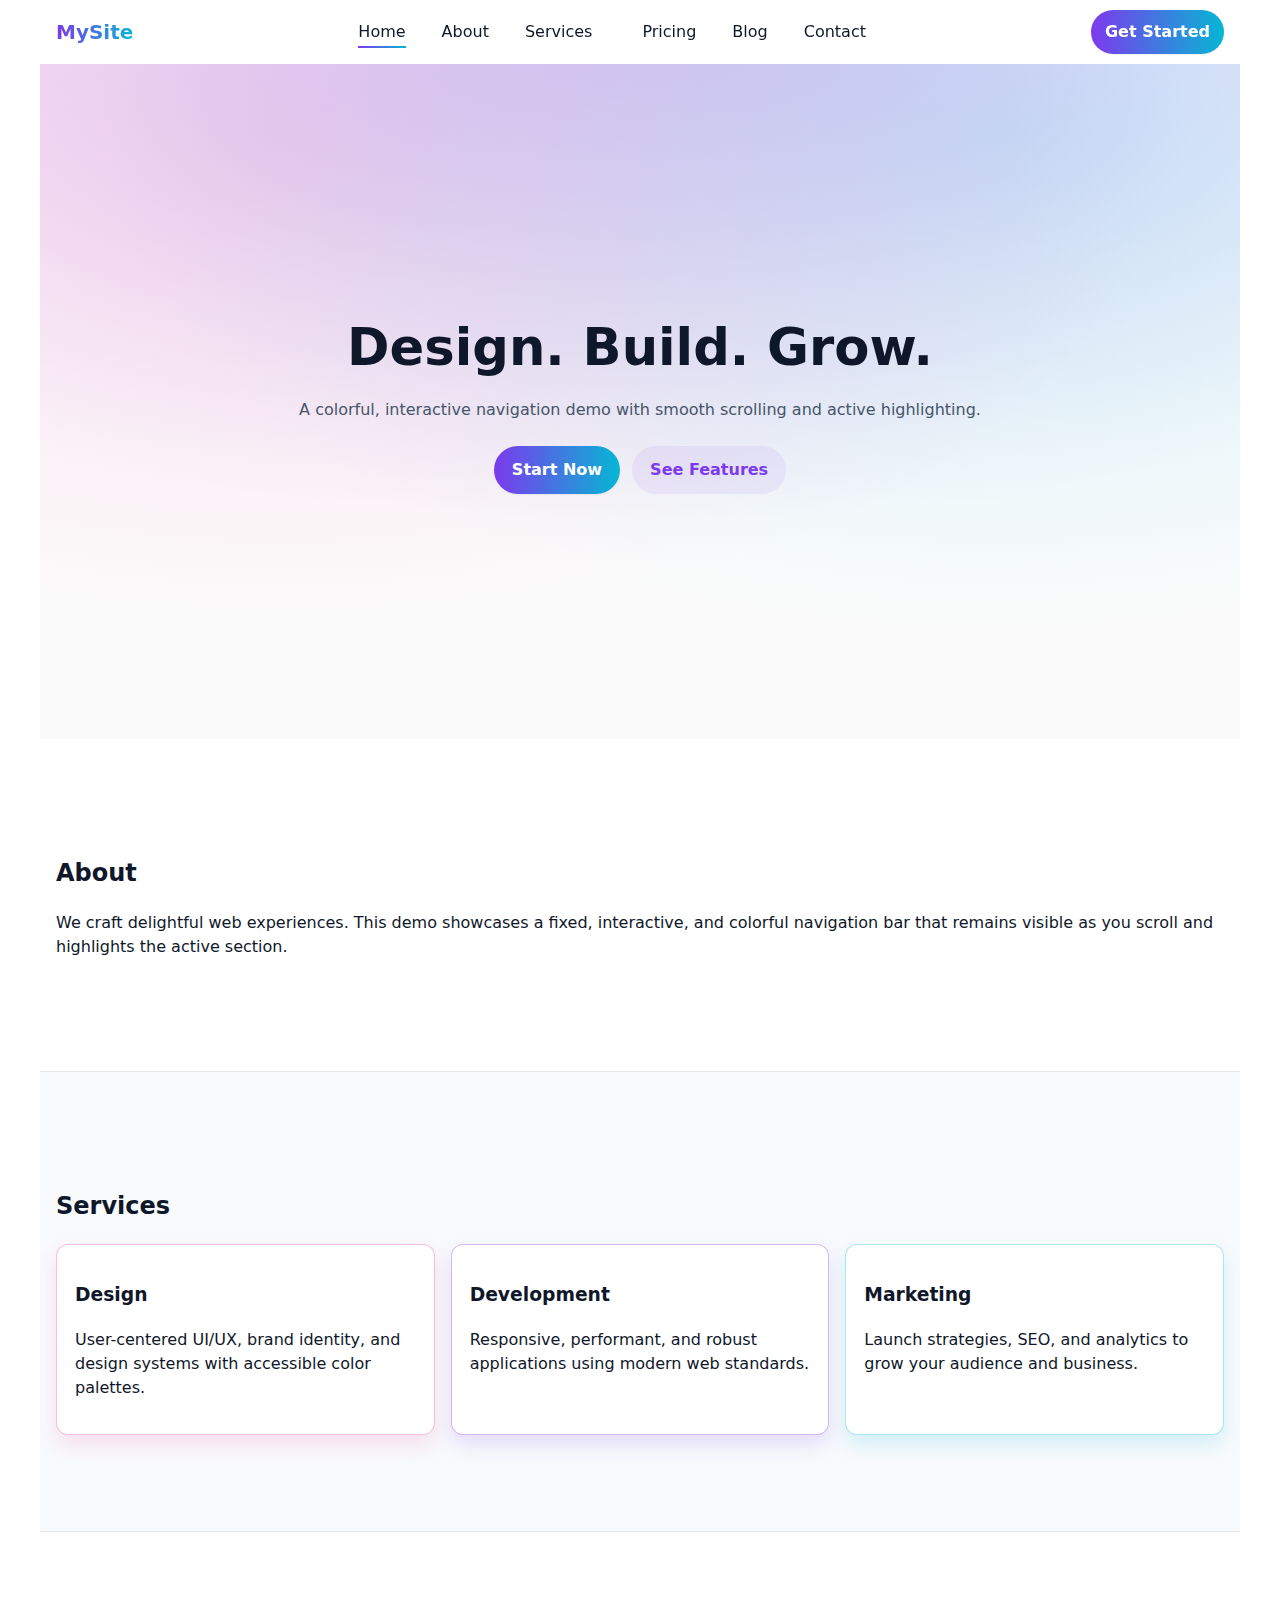
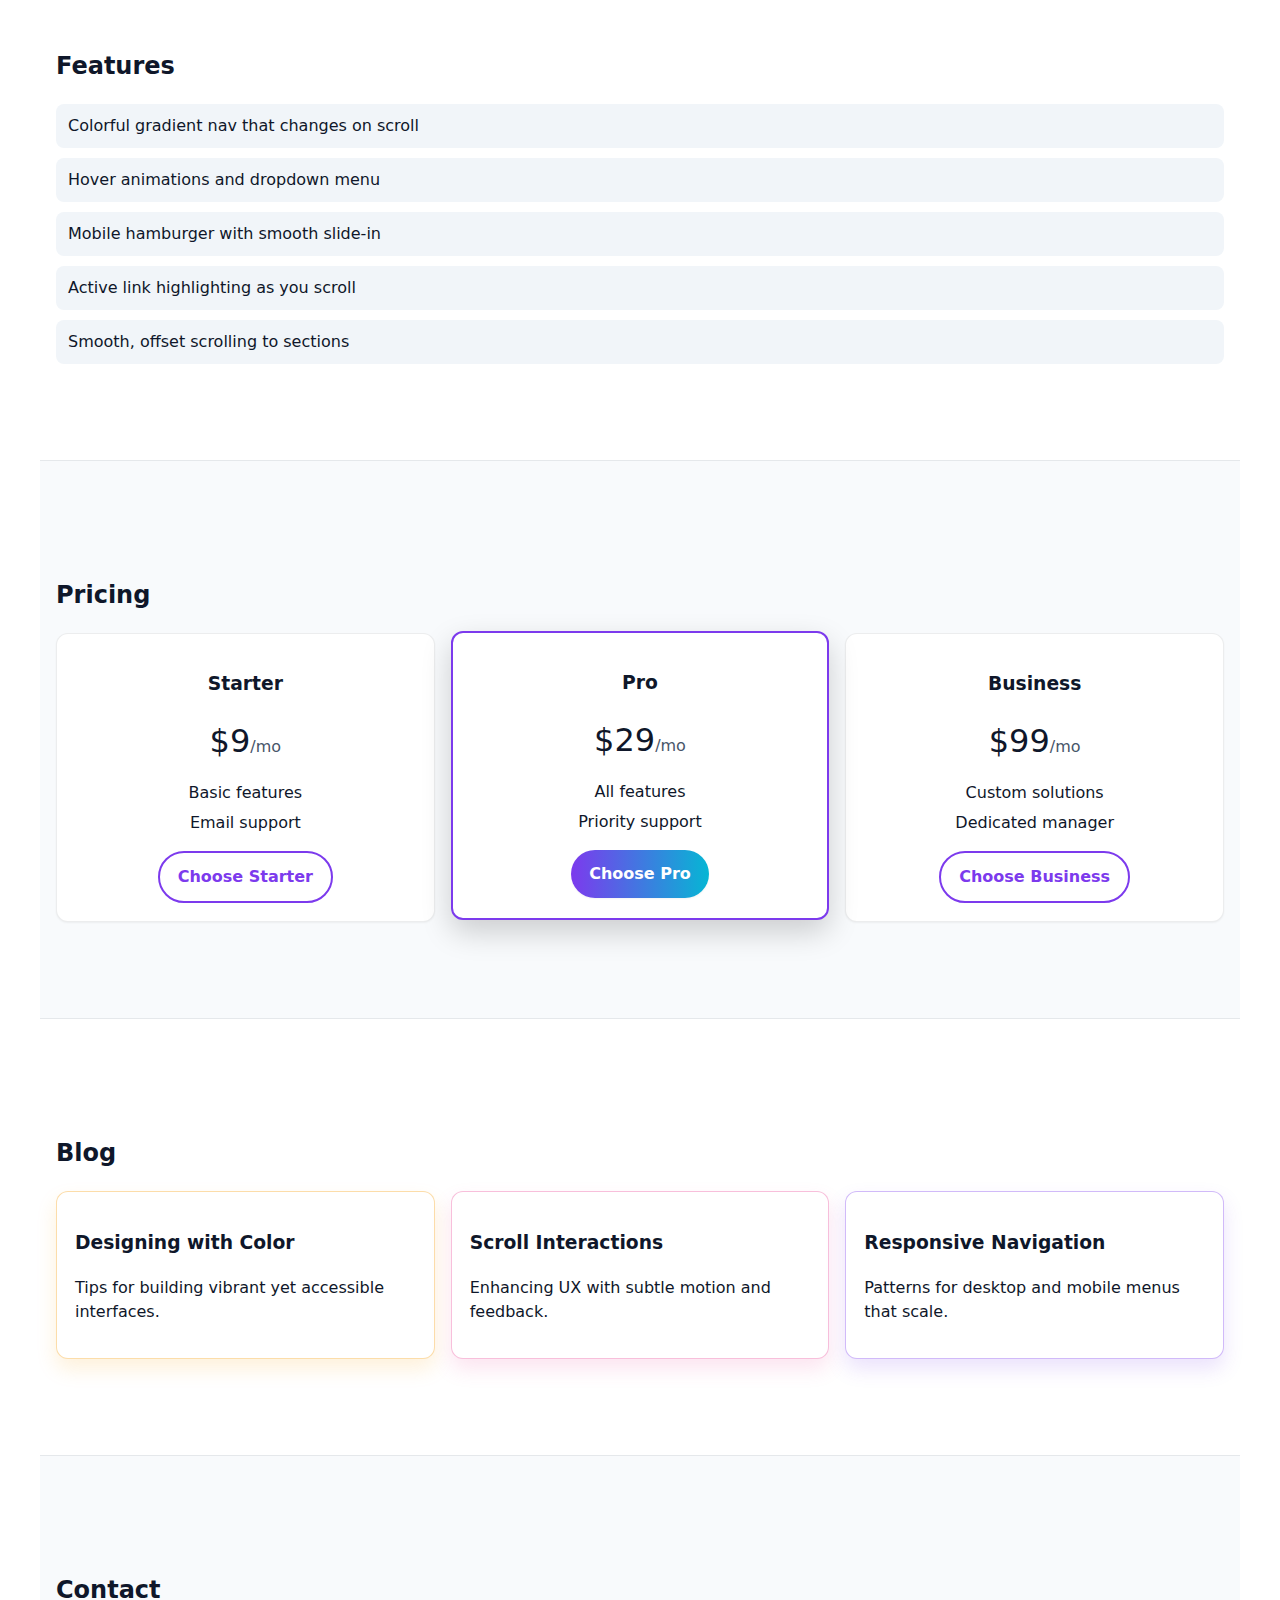
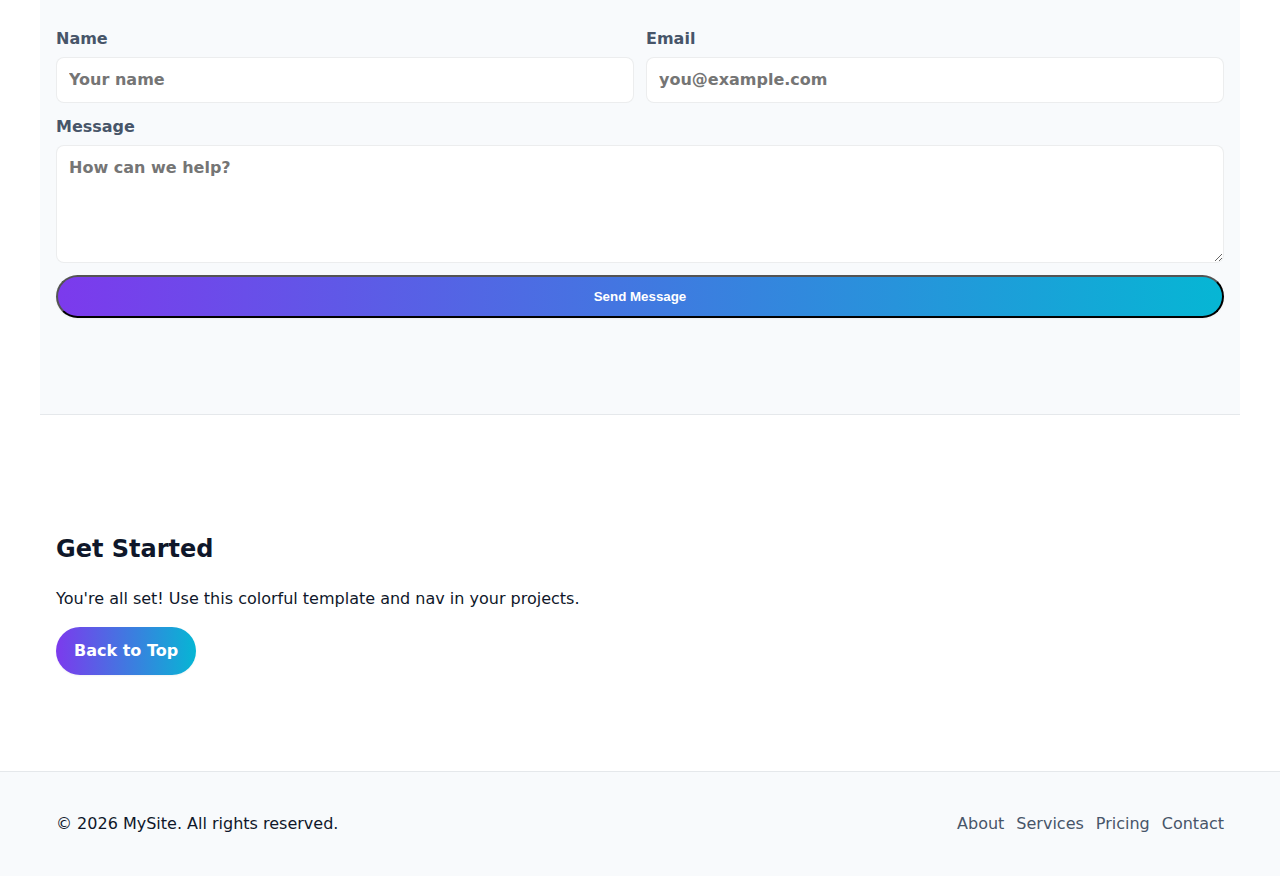
<file: Task-1/index.html>
<!doctype html>
<html lang="en">
<head>
  <meta charset="utf-8">
  <meta name="viewport" content="width=device-width, initial-scale=1">
  <title>Interactive Navigation Demo</title>
  <link rel="stylesheet" href="styles.css">
  <script defer src="script.js"></script>
</head>
<body>
  <header>
    <nav class="site-nav" aria-label="Primary">
      <div class="site-nav__container">
        <a class="site-nav__brand" href="#home" aria-label="Homepage">
          <span class="brand-gradient">MySite</span>
        </a>

        <button class="site-nav__toggle" aria-expanded="false" aria-controls="primary-menu" aria-label="Toggle menu">
          <span class="site-nav__toggle-bar"></span>
          <span class="site-nav__toggle-bar"></span>
          <span class="site-nav__toggle-bar"></span>
        </button>

        <ul id="primary-menu" class="site-nav__menu" role="menubar">
          <li role="none"><a role="menuitem" class="site-nav__link" href="#home">Home</a></li>
          <li role="none"><a role="menuitem" class="site-nav__link" href="#about">About</a></li>
          <li role="none" class="has-dropdown">
            <a role="menuitem" class="site-nav__link site-nav__link--dropdown" href="#services" aria-haspopup="true" aria-expanded="false">Services</a>
            <ul class="site-nav__dropdown" role="menu">
              <li role="none"><a role="menuitem" class="site-nav__dropdown-link" href="#design">Design</a></li>
              <li role="none"><a role="menuitem" class="site-nav__dropdown-link" href="#development">Development</a></li>
              <li role="none"><a role="menuitem" class="site-nav__dropdown-link" href="#marketing">Marketing</a></li>
            </ul>
          </li>
          <li role="none"><a role="menuitem" class="site-nav__link" href="#pricing">Pricing</a></li>
          <li role="none"><a role="menuitem" class="site-nav__link" href="#blog">Blog</a></li>
          <li role="none"><a role="menuitem" class="site-nav__link" href="#contact">Contact</a></li>
        </ul>
        <a class="site-nav__cta" href="#get-started">Get Started</a>
      </div>
    </nav>
  </header>

  <main>
    <section id="home" class="section section--hero">
      <div class="hero__content">
        <h1 class="hero__title">Design. Build. Grow.</h1>
        <p class="hero__subtitle">A colorful, interactive navigation demo with smooth scrolling and active highlighting.</p>
        <div class="hero__actions">
          <a class="btn btn--primary" href="#get-started">Start Now</a>
          <a class="btn btn--ghost" href="#features">See Features</a>
        </div>
      </div>
    </section>

    <section id="about" class="section">
      <h2>About</h2>
      <p>We craft delightful web experiences. This demo showcases a fixed, interactive, and colorful navigation bar that remains visible as you scroll and highlights the active section.</p>
    </section>

    <section id="services" class="section section--alt">
      <h2>Services</h2>
      <div class="cards">
        <article id="design" class="card card--pink">
          <h3>Design</h3>
          <p>User-centered UI/UX, brand identity, and design systems with accessible color palettes.</p>
        </article>
        <article id="development" class="card card--violet">
          <h3>Development</h3>
          <p>Responsive, performant, and robust applications using modern web standards.</p>
        </article>
        <article id="marketing" class="card card--cyan">
          <h3>Marketing</h3>
          <p>Launch strategies, SEO, and analytics to grow your audience and business.</p>
        </article>
      </div>
    </section>

    <section id="features" class="section">
      <h2>Features</h2>
      <ul class="feature-list">
        <li><span>Colorful gradient nav that changes on scroll</span></li>
        <li><span>Hover animations and dropdown menu</span></li>
        <li><span>Mobile hamburger with smooth slide-in</span></li>
        <li><span>Active link highlighting as you scroll</span></li>
        <li><span>Smooth, offset scrolling to sections</span></li>
      </ul>
    </section>

    <section id="pricing" class="section section--alt">
      <h2>Pricing</h2>
      <div class="pricing">
        <div class="price-tier">
          <h3>Starter</h3>
          <p class="price">$9<span>/mo</span></p>
          <ul>
            <li>Basic features</li>
            <li>Email support</li>
          </ul>
          <a class="btn btn--outline" href="#get-started">Choose Starter</a>
        </div>
        <div class="price-tier price-tier--featured">
          <h3>Pro</h3>
          <p class="price">$29<span>/mo</span></p>
          <ul>
            <li>All features</li>
            <li>Priority support</li>
          </ul>
          <a class="btn btn--primary" href="#get-started">Choose Pro</a>
        </div>
        <div class="price-tier">
          <h3>Business</h3>
          <p class="price">$99<span>/mo</span></p>
          <ul>
            <li>Custom solutions</li>
            <li>Dedicated manager</li>
          </ul>
          <a class="btn btn--outline" href="#get-started">Choose Business</a>
        </div>
      </div>
    </section>

    <section id="blog" class="section">
      <h2>Blog</h2>
      <div class="cards">
        <article class="card card--amber">
          <h3>Designing with Color</h3>
          <p>Tips for building vibrant yet accessible interfaces.</p>
        </article>
        <article class="card card--pink">
          <h3>Scroll Interactions</h3>
          <p>Enhancing UX with subtle motion and feedback.</p>
        </article>
        <article class="card card--violet">
          <h3>Responsive Navigation</h3>
          <p>Patterns for desktop and mobile menus that scale.</p>
        </article>
      </div>
    </section>

    <section id="contact" class="section section--alt">
      <h2>Contact</h2>
      <form class="contact-form" action="#" method="post" onsubmit="return false;">
        <div class="grid">
          <label>
            <span>Name</span>
            <input type="text" placeholder="Your name">
          </label>
          <label>
            <span>Email</span>
            <input type="email" placeholder="you@example.com">
          </label>
        </div>
        <label class="full">
          <span>Message</span>
          <textarea rows="4" placeholder="How can we help?"></textarea>
        </label>
        <button class="btn btn--primary" type="submit">Send Message</button>
      </form>
    </section>

    <section id="get-started" class="section">
      <h2>Get Started</h2>
      <p>You're all set! Use this colorful template and nav in your projects.</p>
      <a class="btn btn--primary" href="#home">Back to Top</a>
    </section>
  </main>

  <footer class="site-footer">
    <div class="site-footer__container">
      <p>© <span id="year"></span> MySite. All rights reserved.</p>
      <ul class="site-footer__links">
        <li><a href="#about">About</a></li>
        <li><a href="#services">Services</a></li>
        <li><a href="#pricing">Pricing</a></li>
        <li><a href="#contact">Contact</a></li>
      </ul>
    </div>
  </footer>
</body>
</html>
</file>
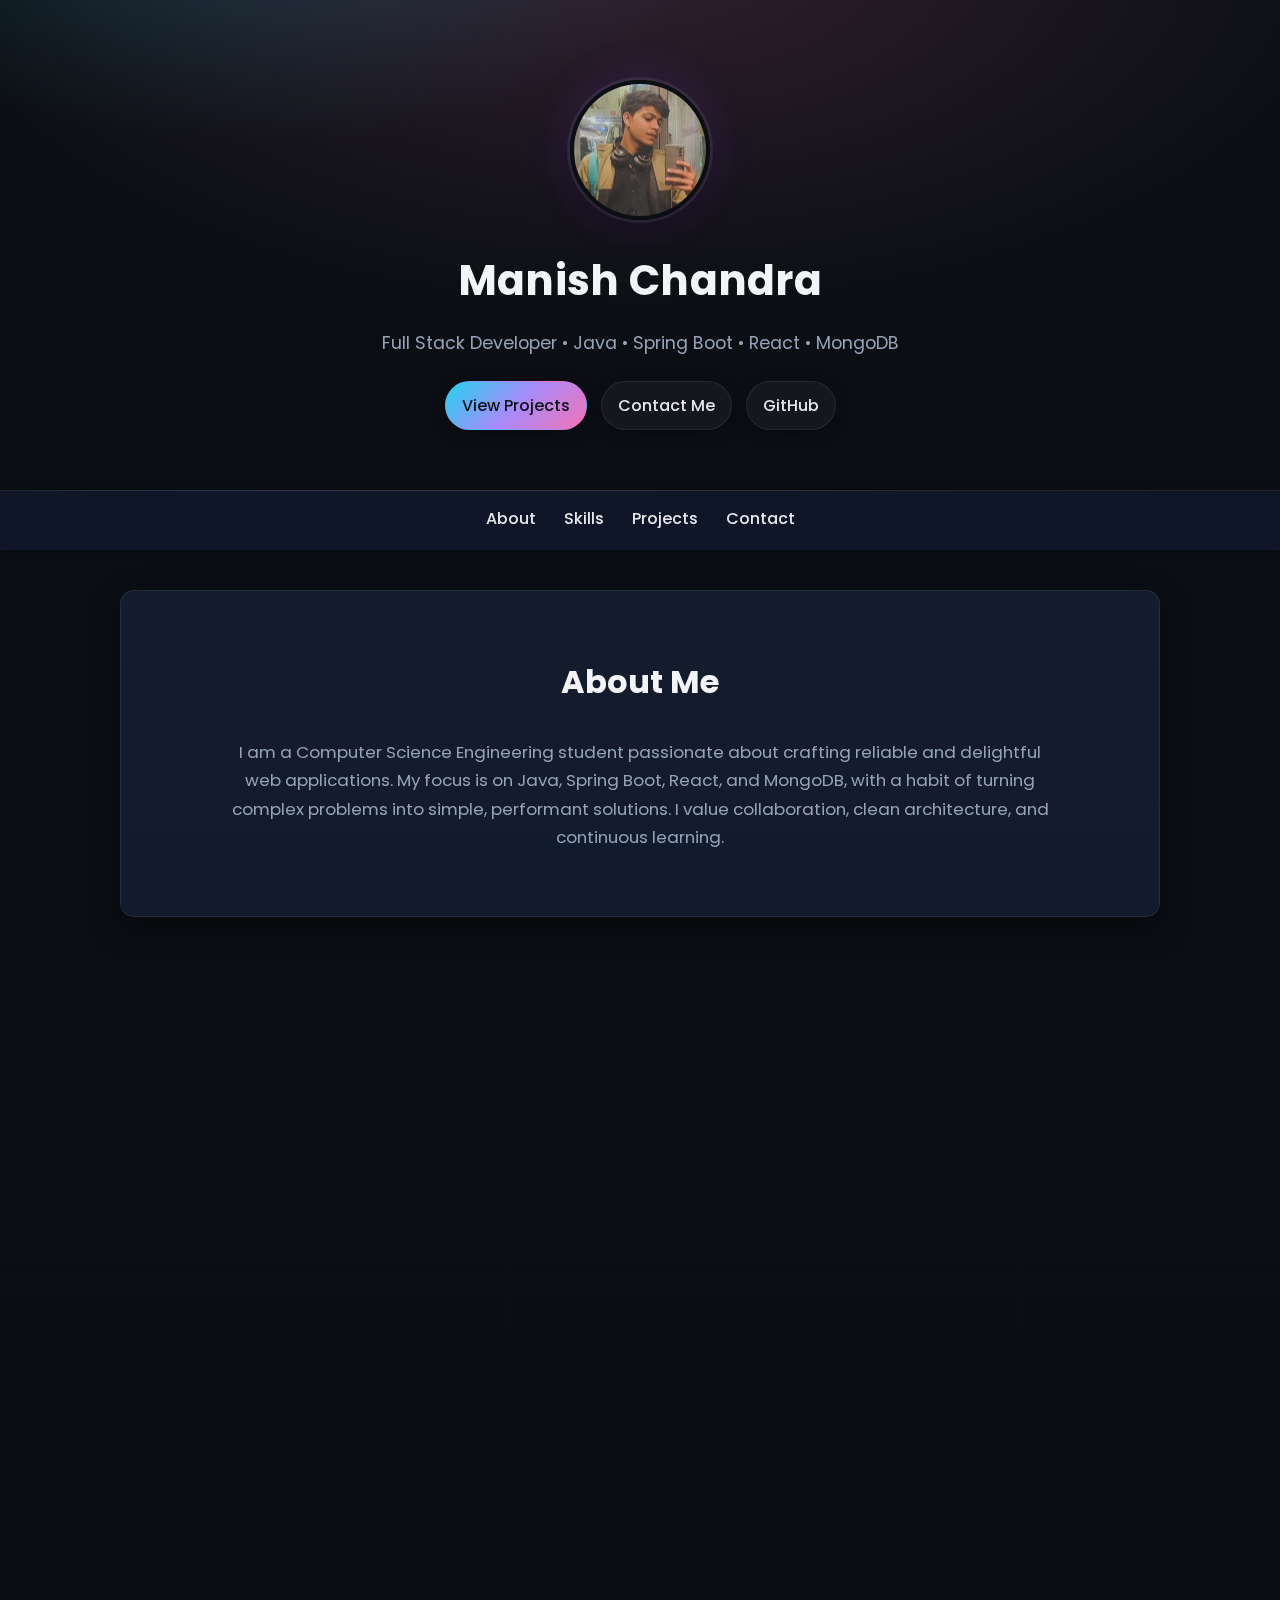
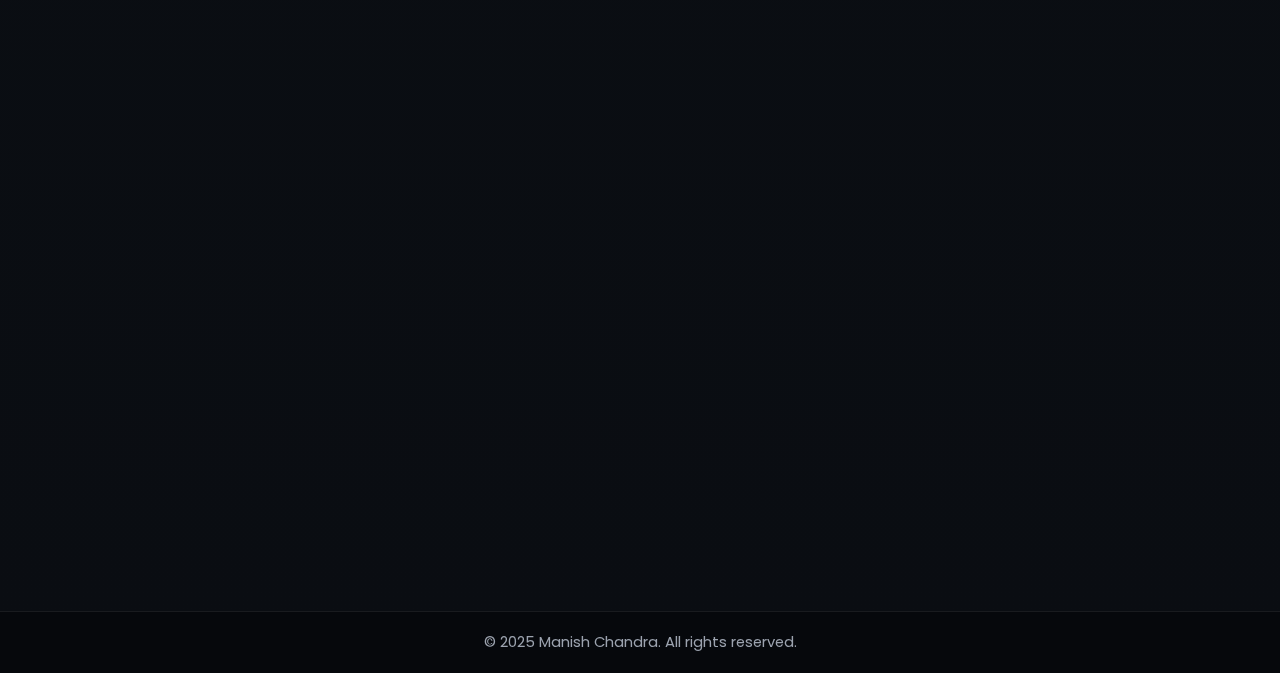
<file: Task-4/index.html>
<!DOCTYPE html>
<html lang="en">
<head>
  <meta charset="UTF-8" />
  <meta name="viewport" content="width=device-width, initial-scale=1.0" />
  <meta name="description" content="Portfolio of Manish Chandra – Full Stack Developer (Java, Spring Boot, React, MongoDB)">
  <meta name="theme-color" content="#0b0f14" />
  <title>Manish Chandra | Portfolio</title>
  <style>
    @import url('https://fonts.googleapis.com/css2?family=Poppins:wght@300;400;500;600;700&display=swap');

    :root {
      --bg: #0b0f14;
      --text: #e5e7eb;
      --muted: #94a3b8;
      --card: #0f172a;
      --border: rgba(255,255,255,0.08);
      --primary: #22d3ee; /* cyan */
      --primary-600: #06b6d4;
      --accent: #f472b6; /* pink */
      --shadow-md: 0 10px 30px rgba(0,0,0,0.45);
      --shadow-sm: 0 4px 14px rgba(0,0,0,0.35);
      --radius: 14px;
    }

    * { margin: 0; padding: 0; box-sizing: border-box; }

    html { scroll-behavior: smooth; }

    body {
      font-family: 'Poppins', sans-serif;
      background:
        radial-gradient(900px 400px at 10% -10%, rgba(168,85,247,0.18), transparent 60%),
        radial-gradient(900px 400px at 90% 0%, rgba(34,211,238,0.18), transparent 60%),
        linear-gradient(180deg, #0b0f14 0%, #0a0d12 100%);
      color: var(--text);
      line-height: 1.7;
      -webkit-font-smoothing: antialiased;
      -moz-osx-font-smoothing: grayscale;
    }

    a { color: var(--primary); text-decoration: none; }
    a:hover { color: #7dd3fc; }

    header {
      padding: 80px 20px 60px;
      text-align: center;
      background:
        radial-gradient(1200px 600px at 50% -10%, rgba(244,114,182,0.16), transparent 60%),
        radial-gradient(800px 400px at 20% -20%, rgba(34,211,238,0.18), transparent 60%),
        var(--bg);
      border-bottom: 1px solid var(--border);
    }

    .avatar {
      width: 140px;
      height: 140px;
      border-radius: 50%;
      border: 4px solid #0b0f14;
      box-shadow:
        0 0 0 3px rgba(255,255,255,0.08),
        0 6px 24px rgba(0,0,0,0.5),
        0 0 40px rgba(168,85,247,0.25);
      object-fit: cover;
      margin-bottom: 18px;
    }

    header h1 { font-size: 2.6rem; color: #f3f4f6; letter-spacing: 0.3px; }
    header p.lead { max-width: 720px; margin: 12px auto 22px; font-size: 1.1rem; color: var(--muted); }

    .cta {
      display: flex;
      justify-content: center;
      gap: 14px;
      margin-top: 8px;
      flex-wrap: wrap;
    }

    .btn {
      display: inline-flex;
      align-items: center;
      gap: 8px;
      padding: 10px 16px;
      border-radius: 999px;
      border: 1px solid var(--border);
      background: rgba(255,255,255,0.04);
      color: #e5e7eb;
      box-shadow: var(--shadow-sm);
      transition: transform .2s ease, box-shadow .2s ease, background-color .2s ease, filter .2s ease;
      font-weight: 500;
      backdrop-filter: blur(6px);
    }
    .btn:hover { transform: translateY(-1px); box-shadow: var(--shadow-md); background: rgba(255,255,255,0.06); }
    .btn-primary {
      background-image: linear-gradient(135deg, var(--primary), #a78bfa, var(--accent));
      color: #0b0f14;
      border-color: transparent;
    }
    .btn-primary:hover { filter: brightness(1.05); }

    nav {
      background: rgba(15, 23, 42, 0.92);
      -webkit-backdrop-filter: saturate(150%) blur(6px);
      backdrop-filter: saturate(150%) blur(6px);
      padding: 14px 20px;
      text-align: center;
      position: sticky;
      top: 0;
      z-index: 100;
      box-shadow: 0 2px 10px rgba(2,6,23,0.2);
    }
    nav a {
      color: #e5e7eb;
      margin: 0 12px;
      text-decoration: none;
      font-weight: 500;
      position: relative;
      display: inline-block;
      padding-bottom: 4px;
    }
    nav a::after {
      content: "";
      position: absolute;
      left: 0; bottom: 0;
      height: 2px; width: 0;
      background: linear-gradient(90deg, var(--accent), var(--primary));
      transition: width .25s ease;
    }
    nav a:hover { color: #fff; }
    nav a:hover::after { width: 100%; }

    section {
      padding: 64px 20px;
      max-width: 1040px;
      margin: 40px auto;
      background: linear-gradient(180deg, rgba(255,255,255,0.02), rgba(255,255,255,0.01)) , var(--card);
      border-radius: var(--radius);
      border: 1px solid var(--border);
      box-shadow: var(--shadow-md);
    }

    .section-title {
      font-size: 2rem;
      color: #f3f4f6;
      text-align: center;
      margin-bottom: 28px;
      text-shadow: 0 1px 0 rgba(255,255,255,0.02);
    }

    .about p { text-align: center; max-width: 840px; margin: auto; font-size: 1.05rem; color: var(--muted); }

    .skills {
      display: grid;
      grid-template-columns: repeat(auto-fit, minmax(160px, 1fr));
      gap: 18px;
      text-align: center;
      margin-top: 8px;
    }
    .skills div {
      background: linear-gradient(180deg, rgba(255,255,255,0.04), rgba(255,255,255,0.02));
      padding: 14px 16px;
      border-radius: 12px;
      border: 1px solid var(--border);
      box-shadow: var(--shadow-sm);
      font-weight: 500;
      color: #e5e7eb;
      transition: transform .2s ease, box-shadow .2s ease, border-color .2s ease;
    }
    .skills div:hover { transform: translateY(-3px); box-shadow: var(--shadow-md); border-color: rgba(255,255,255,0.15); }

    .projects {
      display: grid;
      grid-template-columns: repeat(auto-fit, minmax(300px, 1fr));
      gap: 24px;
      margin-top: 8px;
    }
    .project {
      background:
        linear-gradient(180deg, rgba(255,255,255,0.03), rgba(255,255,255,0.015)),
        linear-gradient(90deg, rgba(34,211,238,0.05), rgba(244,114,182,0.05));
      border: 1px solid var(--border);
      border-radius: 14px;
      padding: 22px;
      box-shadow: var(--shadow-sm);
      transition: transform .25s ease, box-shadow .25s ease, border-color .25s ease;
    }
    .project:hover { transform: translateY(-4px); box-shadow: var(--shadow-md); border-color: rgba(255,255,255,0.16); }
    .project h3 { color: #f3f4f6; margin-bottom: 8px; }
    .project p { color: var(--muted); }

    .contact { text-align: center; }
    .contact p { margin-bottom: 10px; color: var(--muted); }

    .footer {
      background: #06080c;
      text-align: center;
      padding: 18px;
      color: #9ca3af;
      font-size: 0.92rem;
      border-top: 1px solid var(--border);
    }

    .reveal { opacity: 0; transform: translateY(18px); transition: opacity .5s ease, transform .5s ease; }
    .reveal.show { opacity: 1; transform: translateY(0); }

    @media (max-width: 640px) {
      header { padding: 60px 16px 44px; }
      header h1 { font-size: 2rem; }
      .section-title { font-size: 1.6rem; }
      section { padding: 44px 16px; margin: 24px 12px; }
    }

    @media (prefers-reduced-motion: reduce) {
      * { transition: none !important; animation: none !important; }
    }
  </style>
</head>
<body>
  <header>
    <img class="avatar" src="manish.jpg" alt="Profile Photo of Manish" loading="lazy">
    <h1>Manish Chandra</h1>
    <p class="lead">Full Stack Developer • Java • Spring Boot • React • MongoDB</p>
    <div class="cta" aria-label="Primary actions">
      <a class="btn btn-primary" href="#projects">View Projects</a>
      <a class="btn" href="mailto:manishchandrahc@gmail.com">Contact Me</a>
      <a class="btn" href="https://github.com/Manish9301" target="_blank" rel="noopener">GitHub</a>
    </div>
  </header>

  <nav>
    <a href="#about">About</a>
    <a href="#skills">Skills</a>
    <a href="#projects">Projects</a>
    <a href="#contact">Contact</a>
  </nav>

  <section id="about" class="about">
    <h2 class="section-title">About Me</h2>
    <p class="reveal">
      I am a Computer Science Engineering student passionate about crafting reliable and delightful web applications. My focus is on Java, Spring Boot, React, and MongoDB, with a habit of turning complex problems into simple, performant solutions. I value collaboration, clean architecture, and continuous learning.
    </p>
  </section>

  <section id="skills" class="reveal">
    <h2 class="section-title">Skills</h2>
    <div class="skills">
      <div>HTML5</div>
      <div>CSS3</div>
      <div>JavaScript</div>
      <div>React.js</div>
      <div>Java</div>
      <div>Spring Boot</div>
      <div>MongoDB</div>
      <div>Git & GitHub</div>
    </div>
  </section>

  <section id="projects" class="reveal">
    <h2 class="section-title">Projects</h2>
    <div class="projects">
      <div class="project">
        <h3>Restaurant Management System</h3>
        <p>A full-stack application using Node.js, Express, and MongoDB. Includes role-based admin, book inventory, and author cataloguing with clean REST APIs.</p>
      </div>
      <div class="project">
        <h3>Tic-Tac-Toe Game</h3>
        <p>Responsive browser game with subtle animations and a JavaScript minimax AI opponent.</p>
      </div>
      <div class="project">
        <h3>Portfolio Website</h3>
        <p>Responsive portfolio showcasing development skills with semantic HTML, modern CSS, and minimal JavaScript.</p>
      </div>
    </div>
  </section>

  <section id="contact" class="contact reveal">
    <h2 class="section-title">Contact</h2>
    <p>Email: <a href="mailto:manishchandrahc@gmail.com">manishchandrahc@gmail.com</a></p>
    <p>GitHub: <a href="https://github.com/Manish9301" target="_blank" rel="noopener">github.com/Manish9301</a></p>
    <p>LinkedIn: <a href="https://www.linkedin.com/in/manish-chandra-1905a42a2/" target="_blank" rel="noopener">linkedin.com/in/manish-chandra</a></p>
  </section>

  <div class="footer">
    &copy; 2025 Manish Chandra. All rights reserved.
  </div>
  <script>
    (function() {
      var observerSupported = 'IntersectionObserver' in window;
      if (!observerSupported) {
        document.querySelectorAll('.reveal').forEach(function(el){ el.classList.add('show'); });
        return;
      }
      var io = new IntersectionObserver(function(entries){
        entries.forEach(function(entry){ if (entry.isIntersecting) { entry.target.classList.add('show'); io.unobserve(entry.target); } });
      }, { threshold: 0.12 });
      document.querySelectorAll('.reveal').forEach(function(el){ io.observe(el); });
    })();
  </script>
</body>
</html>
</file>
<file: Task-1/styles.css>
:root {
  --nav-height: 64px;
  --radius-md: 12px;
  --radius-sm: 8px;

  --color-text: #0f172a;
  --color-text-inverse: #ffffff;
  --color-muted: #475569;

  --color-bg: #ffffff;
  --color-bg-2: #f8fafc;
  --color-surface: #ffffff;
  --color-border: rgba(15, 23, 42, 0.08);

  --color-primary: #7c3aed; /* violet-600 */
  --color-secondary: #06b6d4; /* cyan-500 */
  --color-pink: #ec4899; /* pink-500 */
  --color-amber: #f59e0b; /* amber-500 */
  --color-cyan: #22d3ee; /* cyan-400 */

  --shadow-sm: 0 1px 2px rgba(0,0,0,0.05);
  --shadow-md: 0 6px 20px rgba(0,0,0,0.12);
  --shadow-lg: 0 12px 30px rgba(0,0,0,0.18);
}

* { box-sizing: border-box; }
html, body { margin: 0; padding: 0; }
html { scroll-behavior: smooth; }

body {
  color: var(--color-text);
  background: var(--color-bg);
  font-family: system-ui, -apple-system, Segoe UI, Roboto, Helvetica, Arial, "Apple Color Emoji", "Segoe UI Emoji";
  line-height: 1.5;
  padding-top: var(--nav-height);
}

/* NAV */
.site-nav {
  position: fixed;
  top: 0; left: 0; right: 0;
  height: var(--nav-height);
  display: flex; align-items: center;
  background: transparent;
  border-bottom: 1px solid transparent;
  transition: background 250ms ease, box-shadow 250ms ease, border-color 250ms ease, color 250ms ease;
  z-index: 1000;
}
.site-nav__container {
  width: min(1200px, 100%);
  margin: 0 auto;
  padding: 0 16px;
  display: flex; align-items: center; justify-content: space-between;
  gap: 16px;
}

.brand-gradient {
  background: linear-gradient(90deg, var(--color-primary), var(--color-secondary));
  -webkit-background-clip: text; background-clip: text;
  -webkit-text-fill-color: transparent; color: transparent;
}
.site-nav__brand {
  font-weight: 800; font-size: 1.25rem; text-decoration: none;
}

.site-nav__toggle {
  display: none;
  width: 44px; height: 44px;
  border: 0; background: transparent; border-radius: var(--radius-sm);
  position: relative; cursor: pointer;
}
.site-nav__toggle:focus-visible { outline: 2px solid var(--color-secondary); }
.site-nav__toggle-bar {
  position: absolute; left: 10px; right: 10px; height: 2px; background: var(--color-text);
  transition: transform 250ms ease, opacity 250ms ease, top 250ms ease;
}
.site-nav__toggle-bar:nth-child(1) { top: 14px; }
.site-nav__toggle-bar:nth-child(2) { top: 21px; }
.site-nav__toggle-bar:nth-child(3) { top: 28px; }

.site-nav.is-open .site-nav__toggle-bar:nth-child(1) { top: 21px; transform: rotate(45deg); }
.site-nav.is-open .site-nav__toggle-bar:nth-child(2) { opacity: 0; }
.site-nav.is-open .site-nav__toggle-bar:nth-child(3) { top: 21px; transform: rotate(-45deg); }

.site-nav__menu {
  list-style: none; display: flex; gap: 12px; margin: 0; padding: 0;
  align-items: center;
}
.site-nav__link {
  position: relative; display: inline-block; padding: 10px 12px; text-decoration: none;
  color: var(--color-text);
}
/* gradient underline on hover */
.site-nav__link::after {
  content: ""; position: absolute; left: 12px; right: 12px; bottom: 6px; height: 2px;
  background: linear-gradient(90deg, var(--color-primary), var(--color-secondary));
  transform: scaleX(0); transform-origin: left; transition: transform 200ms ease;
}
.site-nav__link:hover::after, .site-nav__link:focus-visible::after, .site-nav__link.is-active::after { transform: scaleX(1); }
.site-nav__link:focus-visible { outline: none; }

/* Dropdown */
.has-dropdown { position: relative; }
.site-nav__link--dropdown { padding-right: 26px; }
.has-dropdown .site-nav__dropdown {
  position: absolute; top: calc(100% + 8px); left: 0;
  background: var(--color-surface);
  border: 1px solid var(--color-border);
  box-shadow: var(--shadow-md);
  border-radius: var(--radius-md);
  padding: 8px; min-width: 180px; display: none;
}
.has-dropdown:hover .site-nav__dropdown { display: block; }
.site-nav__dropdown-link {
  display: block; padding: 10px 12px; border-radius: var(--radius-sm); color: var(--color-text);
  text-decoration: none; white-space: nowrap;
}
.site-nav__dropdown-link:hover { background: #f1f5f9; }

/* CTA */
.site-nav__cta {
  display: inline-block; text-decoration: none; font-weight: 600;
  padding: 10px 14px; border-radius: 999px;
  background: linear-gradient(90deg, var(--color-primary), var(--color-secondary));
  color: var(--color-text-inverse);
  box-shadow: var(--shadow-sm);
}
.site-nav__cta:hover { box-shadow: var(--shadow-md); }

/* Scrolled state becomes colorful and inverts text */
.site-nav--scrolled {
  background: linear-gradient(90deg, rgba(124, 58, 237, 0.9), rgba(6, 182, 212, 0.9));
  border-bottom-color: rgba(255,255,255,0.2);
  box-shadow: var(--shadow-md);
  backdrop-filter: saturate(180%) blur(8px);
}
.site-nav--scrolled .site-nav__link { color: var(--color-text-inverse); }
.site-nav--scrolled .site-nav__link::after { background: rgba(255,255,255,0.9); }
.site-nav--scrolled .site-nav__toggle-bar { background: var(--color-text-inverse); }

/* Sections */
.section {
  padding: 96px 16px; width: min(1200px, 100%); margin: 0 auto;
  scroll-margin-top: calc(var(--nav-height) + 16px);
}
.section--alt { background: var(--color-bg-2); border-top: 1px solid var(--color-border); border-bottom: 1px solid var(--color-border); }

/* HERO */
.section--hero {
  min-height: 75vh; display: grid; place-content: center; text-align: center;
  background: radial-gradient(1200px 600px at 50% -20%, rgba(124,59,237,0.25), transparent),
              radial-gradient(900px 500px at 80% 10%, rgba(6,182,212,0.18), transparent),
              radial-gradient(900px 500px at 20% 10%, rgba(236,72,153,0.18), transparent),
              linear-gradient(180deg, #ffffff, #fafafa);
}
.hero__title { font-size: clamp(2rem, 4vw, 3.25rem); margin: 0; }
.hero__subtitle { color: var(--color-muted); margin: 12px 0 24px; }
.hero__actions { display: flex; gap: 12px; justify-content: center; flex-wrap: wrap; }

/* Buttons */
.btn { display: inline-block; text-decoration: none; font-weight: 600; border-radius: 999px; padding: 12px 18px; transition: transform 120ms ease, box-shadow 200ms ease; }
.btn:active { transform: translateY(1px); }
.btn--primary { color: var(--color-text-inverse); background: linear-gradient(90deg, var(--color-primary), var(--color-secondary)); box-shadow: var(--shadow-sm); }
.btn--primary:hover { box-shadow: var(--shadow-md); }
.btn--ghost { color: var(--color-primary); background: rgba(124,58,237,0.08); }
.btn--outline { color: var(--color-primary); border: 2px solid var(--color-primary); background: transparent; }

/* Cards */
.cards { display: grid; grid-template-columns: repeat(3, minmax(0, 1fr)); gap: 16px; }
.card { padding: 18px; border-radius: var(--radius-md); background: var(--color-surface); box-shadow: var(--shadow-sm); border: 1px solid var(--color-border); }
.card--pink { border-color: rgba(236,72,153,0.35); box-shadow: 0 10px 20px rgba(236,72,153,0.15); }
.card--violet { border-color: rgba(124,58,237,0.35); box-shadow: 0 10px 20px rgba(124,58,237,0.15); }
.card--cyan { border-color: rgba(6,182,212,0.35); box-shadow: 0 10px 20px rgba(6,182,212,0.15); }
.card--amber { border-color: rgba(245,158,11,0.35); box-shadow: 0 10px 20px rgba(245,158,11,0.15); }

/* Feature list */
.feature-list { display: grid; gap: 10px; padding: 0; margin: 0; list-style: none; }
.feature-list li { display: flex; align-items: center; gap: 10px; padding: 10px 12px; border-radius: var(--radius-sm); background: #f1f5f9; }
.feature-list li span { flex: 1; }

/* Pricing */
.pricing { display: grid; grid-template-columns: repeat(3, minmax(0, 1fr)); gap: 16px; }
.price-tier { padding: 18px; border-radius: var(--radius-md); background: var(--color-surface); box-shadow: var(--shadow-sm); border: 1px solid var(--color-border); text-align: center; }
.price-tier--featured { border-width: 2px; border-color: var(--color-primary); box-shadow: var(--shadow-lg); transform: translateY(-2px); }
.price { font-size: 2rem; margin: 6px 0 16px; }
.price span { font-size: 1rem; color: var(--color-muted); }
.price-tier ul { list-style: none; padding: 0; margin: 0 0 16px; display: grid; gap: 6px; }

/* Contact */
.contact-form { display: grid; gap: 12px; }
.contact-form .grid { display: grid; grid-template-columns: repeat(2, minmax(0, 1fr)); gap: 12px; }
.contact-form label { display: grid; gap: 6px; font-weight: 600; color: var(--color-muted); }
.contact-form input, .contact-form textarea { width: 100%; padding: 10px 12px; border-radius: var(--radius-sm); border: 1px solid var(--color-border); font: inherit; }
.contact-form input:focus, .contact-form textarea:focus { outline: 2px solid rgba(124, 58, 237, 0.35); }
.contact-form .full { grid-column: 1 / -1; }

/* Footer */
.site-footer { border-top: 1px solid var(--color-border); background: var(--color-bg-2); }
.site-footer__container { width: min(1200px, 100%); margin: 0 auto; padding: 24px 16px; display: flex; align-items: center; justify-content: space-between; gap: 12px; flex-wrap: wrap; }
.site-footer__links { list-style: none; display: flex; gap: 12px; margin: 0; padding: 0; }
.site-footer__links a { color: var(--color-muted); text-decoration: none; }
.site-footer__links a:hover { color: var(--color-primary); }

/* MOBILE */
@media (max-width: 900px) {
  .cards { grid-template-columns: 1fr 1fr; }
  .pricing { grid-template-columns: 1fr; }
}
@media (max-width: 768px) {
  .site-nav__toggle { display: inline-block; }
  .site-nav__menu { position: fixed; top: var(--nav-height); left: 0; right: 0; flex-direction: column; align-items: stretch; gap: 4px; padding: 12px 12px 80px; background: linear-gradient(180deg, rgba(124, 58, 237, 0.98), rgba(6, 182, 212, 0.98)); max-height: 0; overflow: hidden; transition: max-height 300ms ease; }
  .site-nav.is-open .site-nav__menu { max-height: 80vh; }
  .site-nav__link { color: var(--color-text-inverse); }
  .site-nav__link::after { background: rgba(255,255,255,0.9); bottom: 4px; left: 8px; right: 8px; }
  .site-nav__cta { display: none; }
  .has-dropdown .site-nav__dropdown { position: static; display: none; border: 0; box-shadow: none; background: transparent; padding: 0; margin-left: 8px; }
  .has-dropdown.is-submenu-open .site-nav__dropdown { display: block; }
  .site-nav--scrolled .site-nav__toggle-bar { background: var(--color-text-inverse); }
  .cards { grid-template-columns: 1fr; }
  .contact-form .grid { grid-template-columns: 1fr; }
}
</file>
